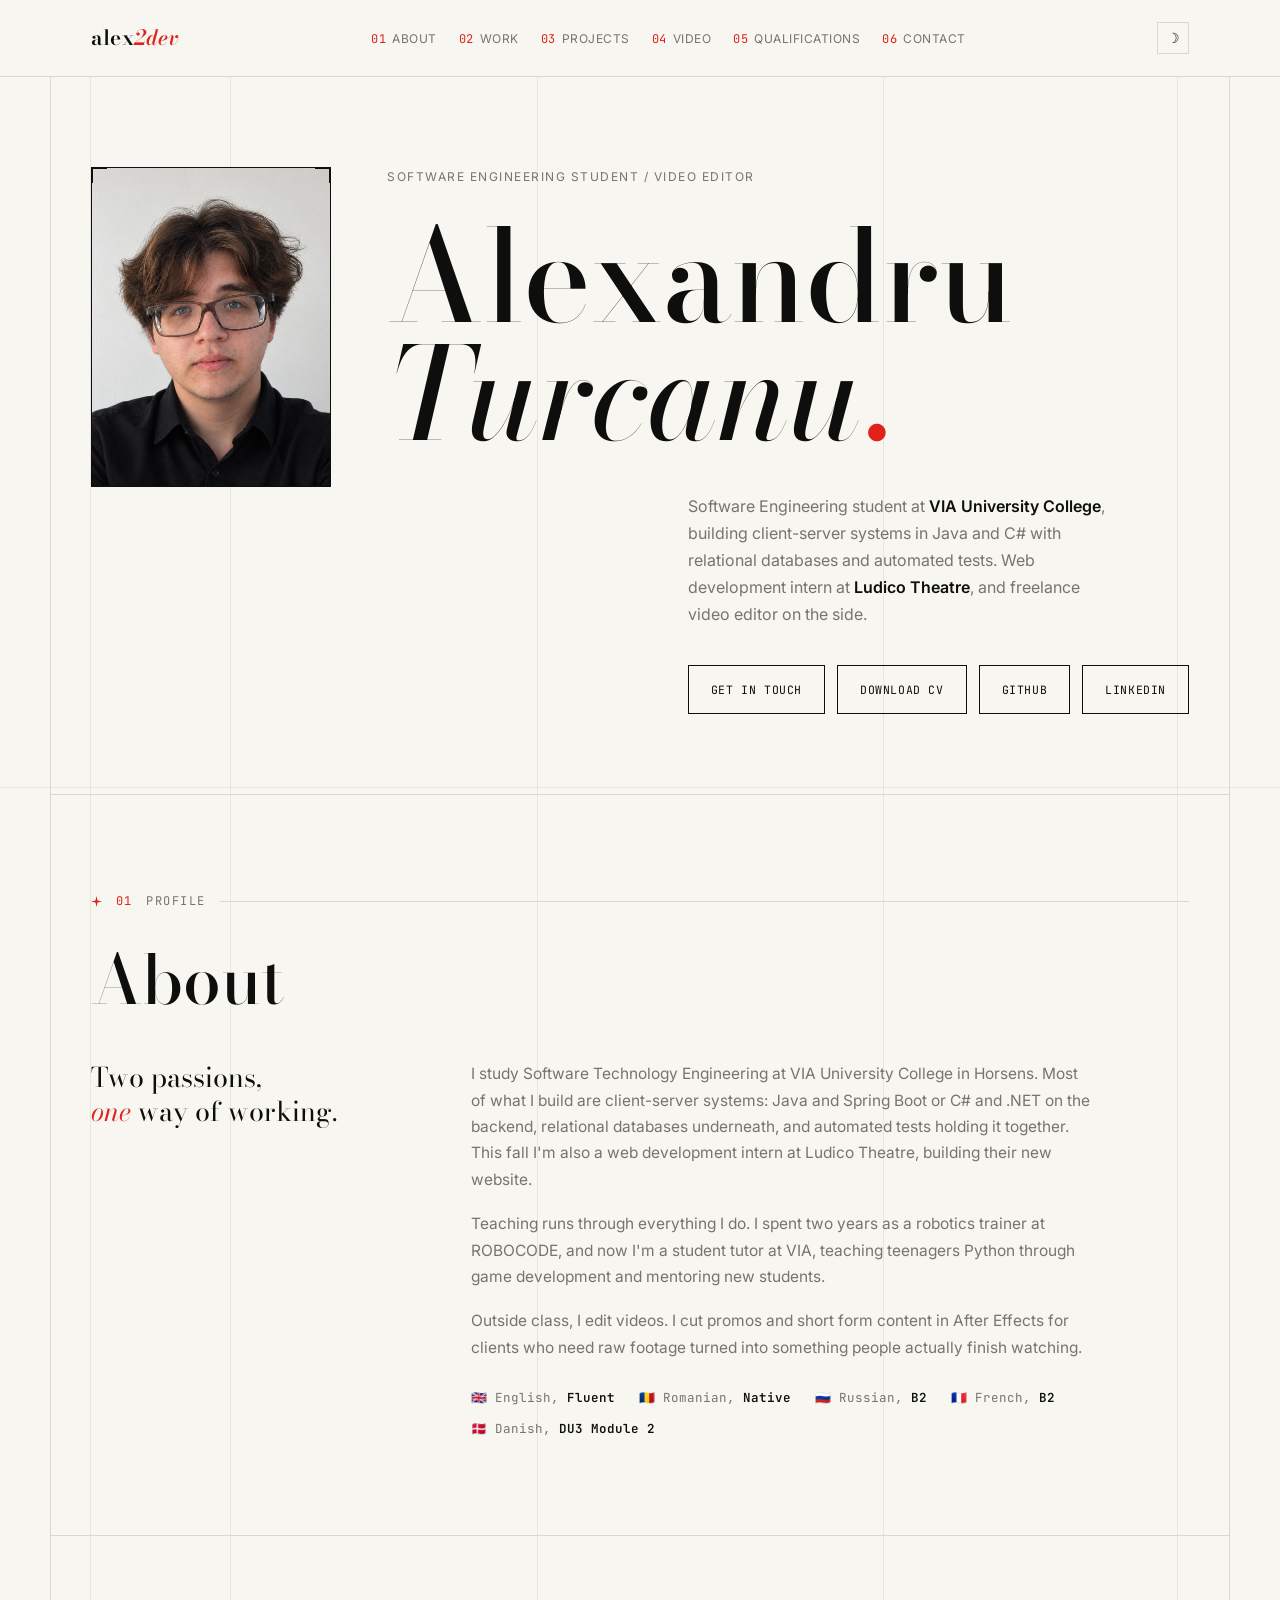
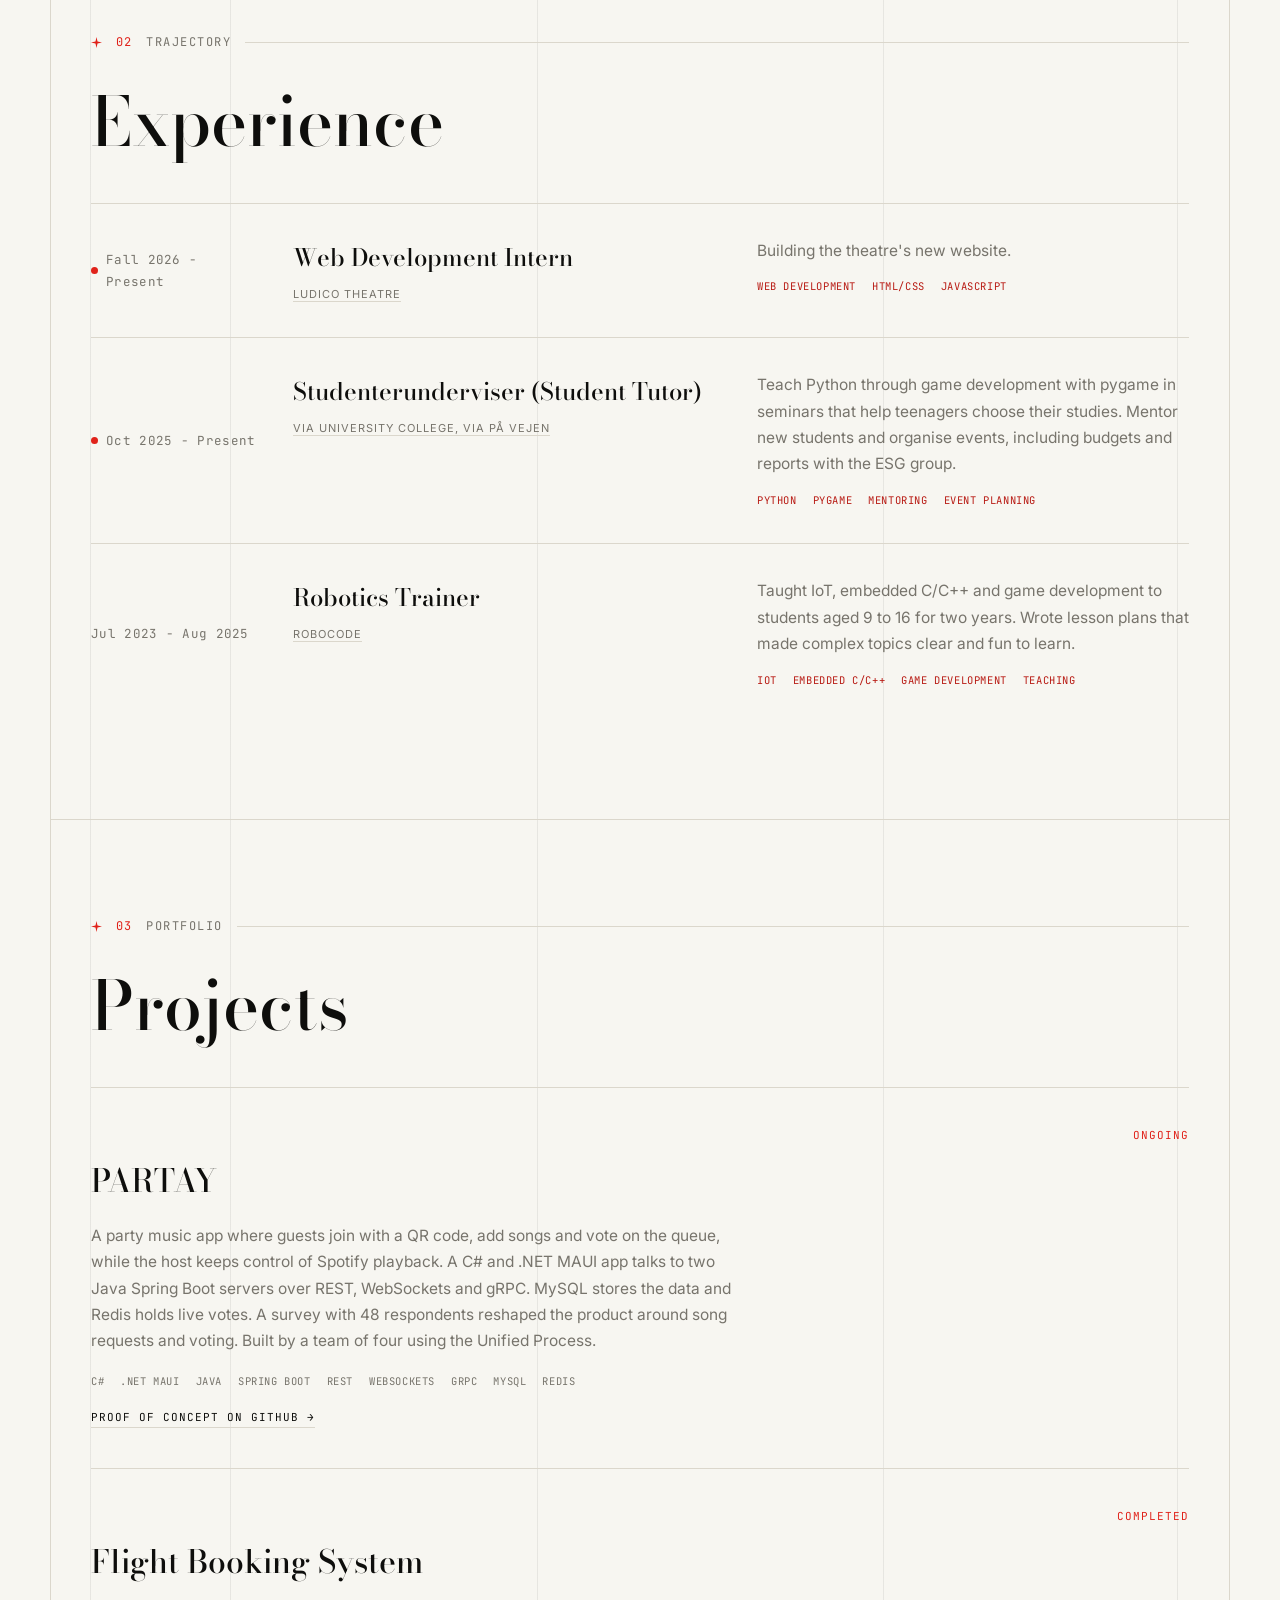
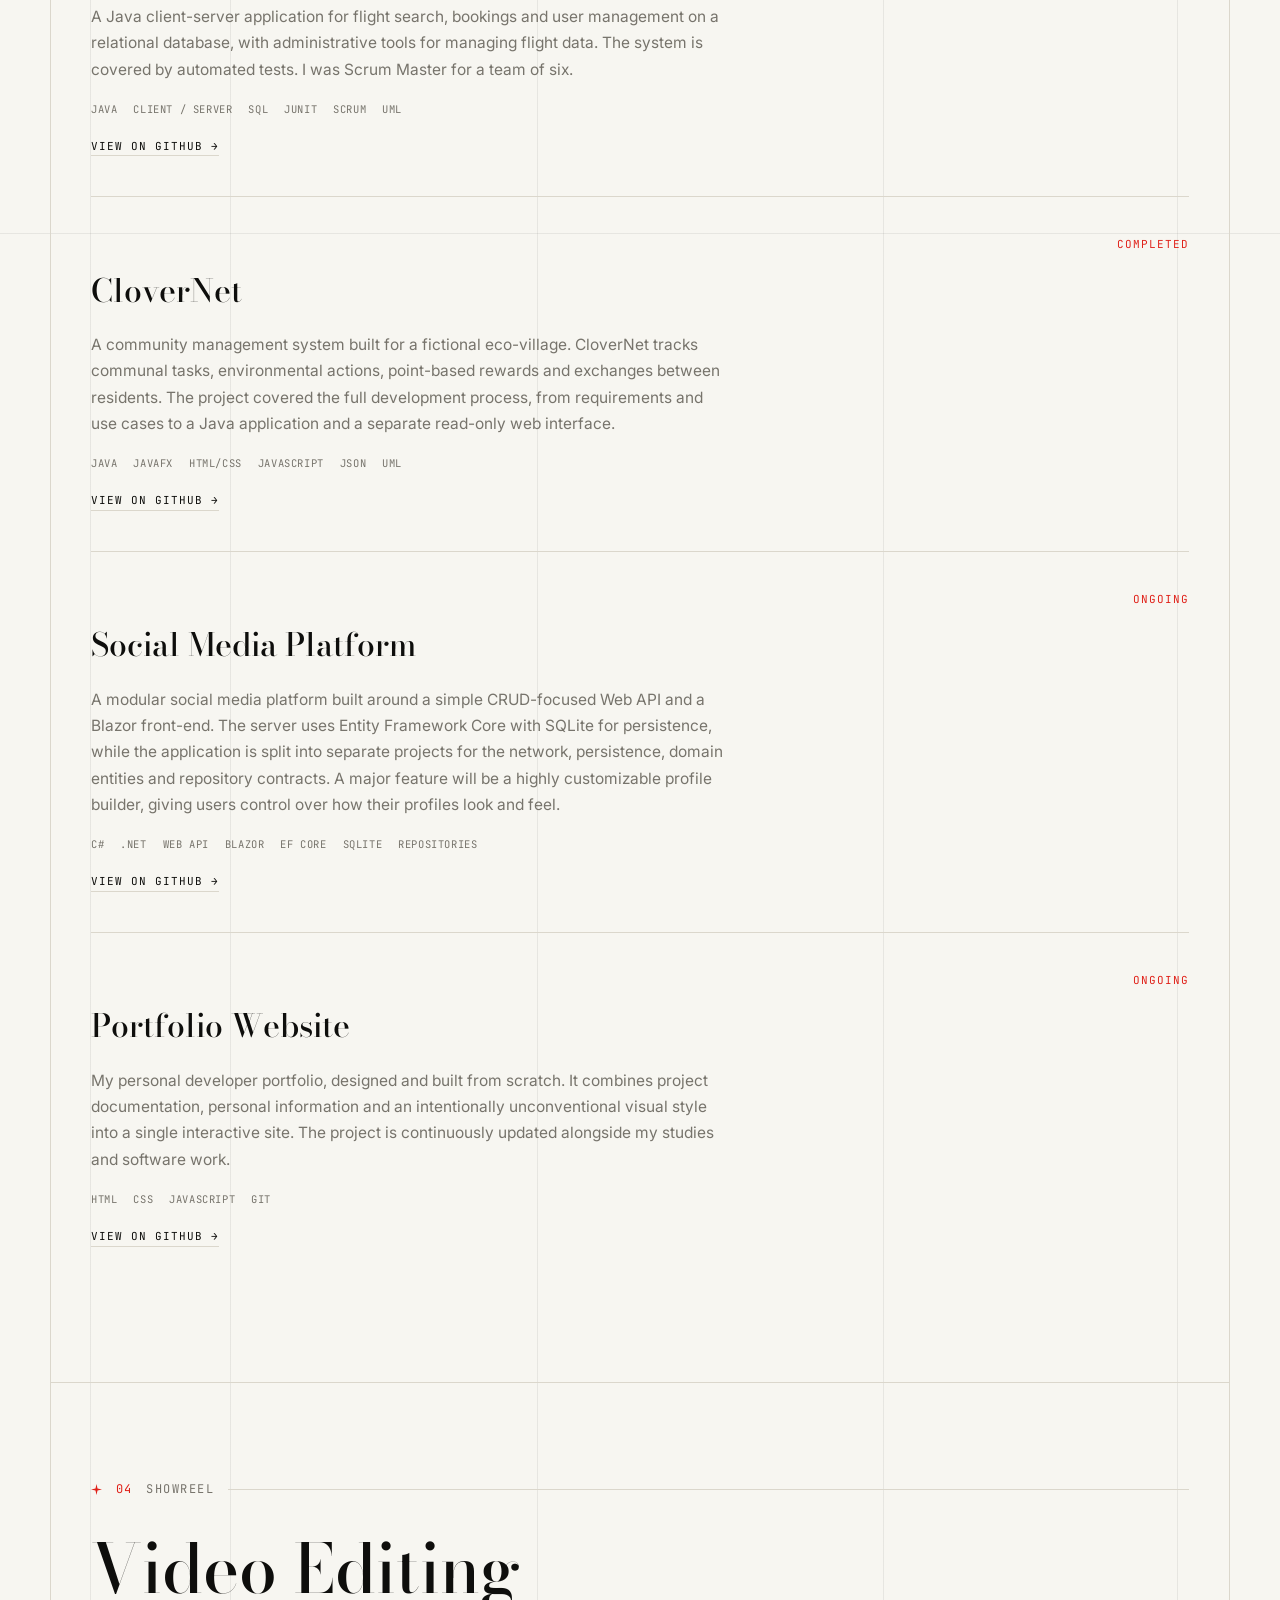
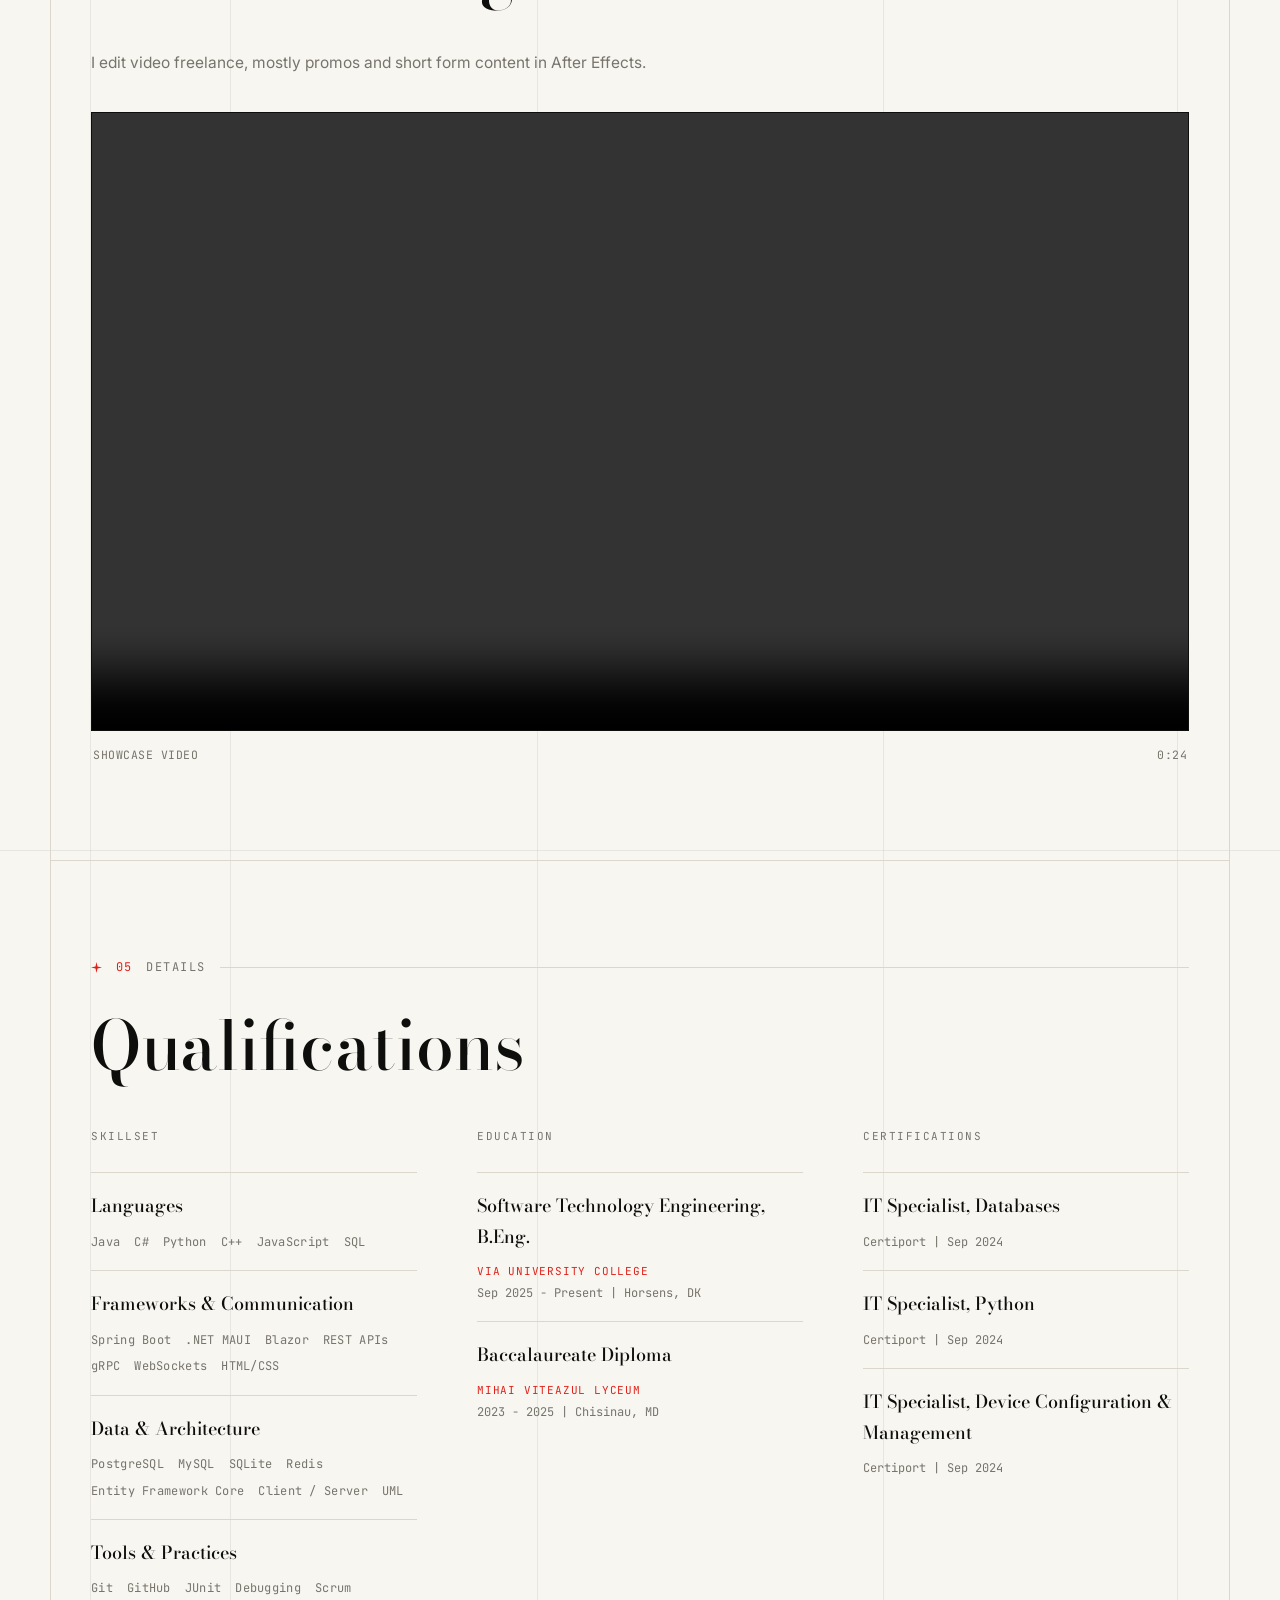
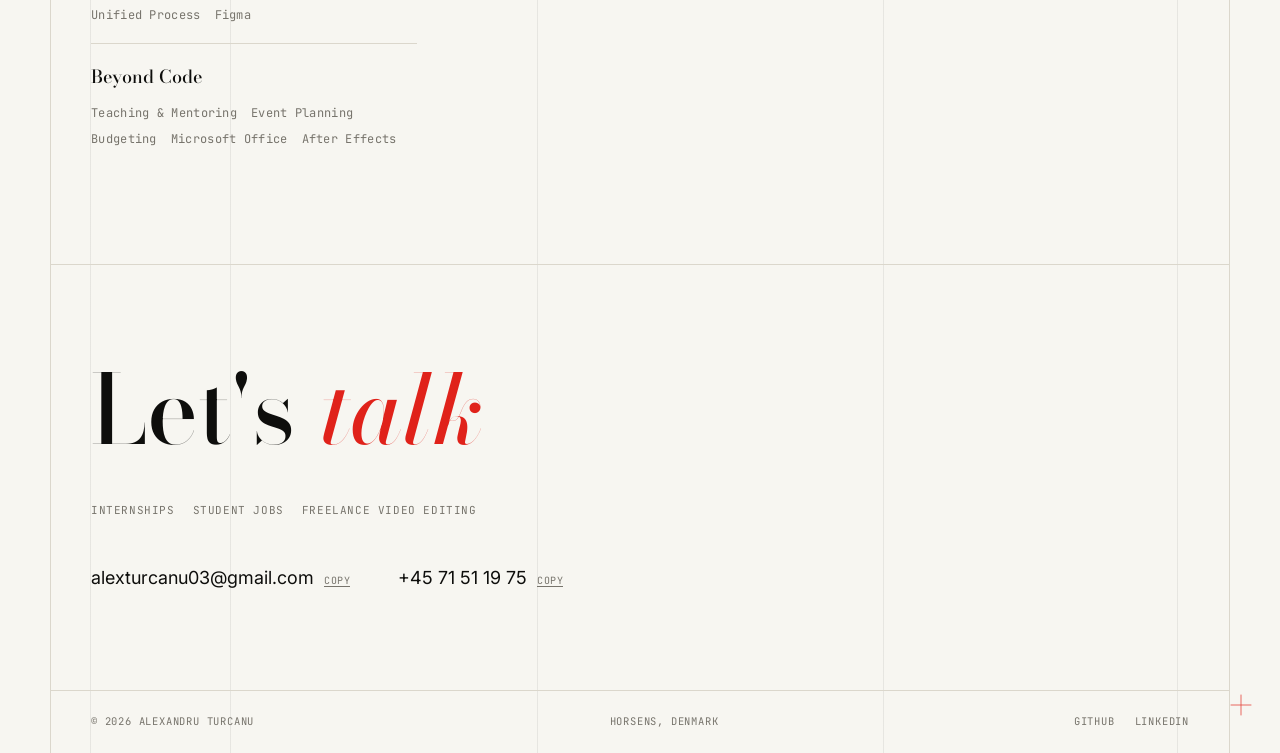
<file: index.html>
<!DOCTYPE html>
<html lang="en">
<head>
<meta charset="UTF-8">
<meta name="viewport" content="width=device-width, initial-scale=1.0">
<meta name="theme-color" content="#e0221a">
<meta property="og:title" content="Alex Turcanu | Software Engineering Student">
<meta property="og:type" content="website">
<meta property="og:locale" content="en_US">
<meta property="og:url" content="./">
<meta name="twitter:card" content="summary_large_image">
<link rel="icon" type="image/svg+xml" href="data:image/svg+xml,%3Csvg xmlns='http://www.w3.org/2000/svg' viewBox='0 0 64 64'%3E%3Crect width='64' height='64' fill='%230e0e0c'/%3E%3Cpath d='M17 44L28 20h8l11 24h-8l-2-5H27l-2 5h-8zm13-11h6l-3-8-3 8z' fill='%23e0221a'/%3E%3C/svg%3E">
<link rel="apple-touch-icon" href="data:image/svg+xml,%3Csvg xmlns='http://www.w3.org/2000/svg' viewBox='0 0 180 180'%3E%3Crect width='180' height='180' fill='%230e0e0c'/%3E%3Cpath d='M47 126L78 54h24l31 72h-22l-6-16H75l-6 16H47zm36-33h14l-7-20-7 20z' fill='%23e0221a'/%3E%3C/svg%3E">
<title>Alex Turcanu | Software Engineering Student and Video Editor</title>
<link rel="preconnect" href="https://fonts.googleapis.com">
<link href="https://fonts.googleapis.com/css2?family=Bodoni+Moda:ital,wght@0,400;0,500;0,600;0,700;1,400;1,500;1,600&family=Inter:wght@400;500;600;700&family=JetBrains+Mono:wght@400;500;600;700&display=swap" rel="stylesheet">
<link rel="stylesheet" href="styles/styles.css">
</head>
<body>

<div class="bg-grid" aria-hidden="true"></div>

<svg width="0" height="0" style="position:absolute" aria-hidden="true">
  <symbol id="spark-shape" viewBox="0 0 24 24">
    <path d="M12 0 L14.2 9.8 L24 12 L14.2 14.2 L12 24 L9.8 14.2 L0 12 L9.8 9.8 Z" fill="currentColor"/>
  </symbol>
</svg>

<header class="nav">
  <div class="nav-inner">
    <a href="#hero" class="nav-logo">alex<span class="accent">2dev</span></a>
    <ul class="nav-links">
      <li><a href="#about" data-sec="about"><span class="idx mono">01</span>About</a></li>
      <li><a href="#work" data-sec="work"><span class="idx mono">02</span>Work</a></li>
      <li><a href="#projects" data-sec="projects"><span class="idx mono">03</span>Projects</a></li>
      <li><a href="#reel" data-sec="reel"><span class="idx mono">04</span>Video</a></li>
      <li><a href="#reference" data-sec="reference"><span class="idx mono">05</span>Qualifications</a></li>
      <li><a href="#contact" data-sec="contact"><span class="idx mono">06</span>Contact</a></li>
    </ul>
    <div class="nav-right">
      <button class="theme-toggle" id="themeToggle" type="button" aria-label="Toggle dark mode">
        <span id="themeIcon">&#9789;</span>
      </button>
      <button class="nav-toggle" id="navToggle" type="button" aria-label="Toggle navigation" aria-expanded="false" aria-controls="mobileDrawer">
        <span></span><span></span><span></span>
      </button>
    </div>
  </div>
</header>

<nav class="mobile-drawer" id="mobileDrawer" aria-label="Mobile">
  <a href="#about" data-sec="about"><span class="idx mono">01</span>About</a>
  <a href="#work" data-sec="work"><span class="idx mono">02</span>Work</a>
  <a href="#projects" data-sec="projects"><span class="idx mono">03</span>Projects</a>
  <a href="#reel" data-sec="reel"><span class="idx mono">04</span>Video</a>
  <a href="#reference" data-sec="reference"><span class="idx mono">05</span>Qualifications</a>
  <a href="#contact" data-sec="contact"><span class="idx mono">06</span>Contact</a>
  <div class="drawer-status"><span class="dot"></span>Open to student jobs and freelance work</div>
</nav>

<main>

  <section class="hero" id="hero">
    <div class="hero-grid">
      <div class="hero-photo">
        <div class="photo-frame">
          <div class="photo-fallback mono">AT</div>
          <img src="media/pfp.png" alt="Alex Turcanu" onerror="this.style.display='none';">
          <span class="frame-tick tl"></span><span class="frame-tick tr"></span>
          <span class="frame-tick bl"></span><span class="frame-tick br"></span>
        </div>
      </div>
      <div class="hero-main">
        <div class="hero-eyebrow">Software Engineering Student / Video Editor</div>
        <h1 class="hero-name">Alexandru<br><span class="accent">Turcanu</span><span class="dot-end">.</span></h1>
        <div class="hero-foot">
          <div>
            <p class="hero-desc">Software Engineering student at <b>VIA University College</b>, building client-server systems in Java and C# with relational databases and automated tests. Web development intern at <b>Ludico Theatre</b>, and freelance video editor on the side.</p>
            <div class="hero-cta">
              <a href="mailto:alexturcanu03@gmail.com" class="btn btn-outline">Get in touch</a>
              <a href="media/CV Alex Turcanu.pdf" download class="btn btn-outline">Download CV</a>
              <a href="https://github.com/a1izo" class="btn btn-outline" target="_blank" rel="noopener noreferrer">GitHub</a>
              <a href="https://www.linkedin.com/in/alexandru-turcanu" class="btn btn-outline" target="_blank" rel="noopener noreferrer">LinkedIn</a>
            </div>
          </div>
        </div>
      </div>
    </div>
  </section>

  <section class="section" id="about">
    <div class="eyebrow">
      <span class="spark"><svg viewBox="0 0 24 24" width="11" height="11"><use href="#spark-shape"></use></svg></span>
      <span class="num mono">01</span><span class="label mono">Profile</span><span class="rule"></span>
    </div>
    <h2 class="sec-title">About</h2>
    <div class="about-grid">
      <p class="about-tagline">Two passions,<br><span class="accent">one</span> way of working.</p>
      <div class="about-body">
        <p>I study Software Technology Engineering at VIA University College in Horsens. Most of what I build are client-server systems: Java and Spring Boot or C# and .NET on the backend, relational databases underneath, and automated tests holding it together. This fall I'm also a web development intern at Ludico Theatre, building their new website.</p>
        <p>Teaching runs through everything I do. I spent two years as a robotics trainer at ROBOCODE, and now I'm a student tutor at VIA, teaching teenagers Python through game development and mentoring new students.</p>
        <p>Outside class, I edit videos. I cut promos and short form content in After Effects for clients who need raw footage turned into something people actually finish watching.</p>
        <div class="about-langs mono">
          <span>&#127468;&#127463; English, <b>Fluent</b></span>
          <span>&#127479;&#127476; Romanian, <b>Native</b></span>
          <span>&#127479;&#127482; Russian, <b>B2</b></span>
          <span>&#127467;&#127479; French, <b>B2</b></span>
          <span>&#127465;&#127472; Danish, <b>DU3 Module 2</b></span>
        </div>
      </div>
    </div>
  </section>

  <section class="section" id="work">
    <div class="eyebrow">
      <span class="spark"><svg viewBox="0 0 24 24" width="11" height="11"><use href="#spark-shape"></use></svg></span>
      <span class="num mono">02</span><span class="label mono">Trajectory</span><span class="rule"></span>
    </div>
    <h2 class="sec-title">Experience</h2>

    <div class="xp-row">
      <div class="xp-when mono"><span class="dot"></span>Fall 2026 - Present</div>
      <div>
        <h3 class="xp-title">Web Development Intern</h3>
        <div class="xp-org"><a href="https://www.ludicotheatre.com/" target="_blank" rel="noopener">Ludico Theatre</a></div>
      </div>
      <div>
        <p class="xp-desc">Building the theatre's new website.</p>
        <div class="xp-tags mono"><span>Web Development</span><span>HTML/CSS</span><span>JavaScript</span></div>
      </div>
    </div>

    <div class="xp-row">
      <div class="xp-when mono"><span class="dot"></span>Oct 2025 - Present</div>
      <div>
        <h3 class="xp-title">Studenterunderviser (Student Tutor)</h3>
        <div class="xp-org"><a href="https://www.via.dk/" target="_blank" rel="noopener">VIA University College, VIA p&aring; Vejen</a></div>
      </div>
      <div>
        <p class="xp-desc">Teach Python through game development with pygame in seminars that help teenagers choose their studies. Mentor new students and organise events, including budgets and reports with the ESG group.</p>
        <div class="xp-tags mono"><span>Python</span><span>pygame</span><span>Mentoring</span><span>Event Planning</span></div>
      </div>
    </div>

    <div class="xp-row">
      <div class="xp-when mono">Jul 2023 - Aug 2025</div>
      <div>
        <h3 class="xp-title">Robotics Trainer</h3>
        <div class="xp-org"><a href="https://robocode.md" target="_blank" rel="noopener">ROBOCODE</a></div>
      </div>
      <div>
        <p class="xp-desc">Taught IoT, embedded C/C++ and game development to students aged 9 to 16 for two years. Wrote lesson plans that made complex topics clear and fun to learn.</p>
        <div class="xp-tags mono"><span>IoT</span><span>Embedded C/C++</span><span>Game Development</span><span>Teaching</span></div>
      </div>
    </div>
  </section>

  <section class="section" id="projects">
    <div class="eyebrow">
      <span class="spark"><svg viewBox="0 0 24 24" width="11" height="11"><use href="#spark-shape"></use></svg></span>
      <span class="num mono">03</span><span class="label mono">Portfolio</span><span class="rule"></span>
    </div>
    <h2 class="sec-title">Projects</h2>

    <div class="proj-row">
      <div class="proj-head">
        <span class="proj-status mono">Ongoing</span>
      </div>
      <h3 class="proj-title">PARTAY</h3>
      <p class="proj-desc">A party music app where guests join with a QR code, add songs and vote on the queue, while the host keeps control of Spotify playback. A C# and .NET MAUI app talks to two Java Spring Boot servers over REST, WebSockets and gRPC. MySQL stores the data and Redis holds live votes. A survey with 48 respondents reshaped the product around song requests and voting. Built by a team of four using the Unified Process.</p>
      <div class="proj-stack mono"><span>C#</span><span>.NET MAUI</span><span>Java</span><span>Spring Boot</span><span>REST</span><span>WebSockets</span><span>gRPC</span><span>MySQL</span><span>Redis</span></div>
      <a class="proj-link mono" href="https://github.com/a1izo/Partay-PoC" target="_blank" rel="noopener noreferrer">Proof of concept on GitHub &rarr;</a>
    </div>

    <div class="proj-row">
      <div class="proj-head">
        <span class="proj-status mono">Completed</span>
      </div>
      <h3 class="proj-title">Flight Booking System</h3>
      <p class="proj-desc">A Java client-server application for flight search, bookings and user management on a relational database, with administrative tools for managing flight data. The system is covered by automated tests. I was Scrum Master for a team of six.</p>
      <div class="proj-stack mono"><span>Java</span><span>Client / Server</span><span>SQL</span><span>JUnit</span><span>Scrum</span><span>UML</span></div>
      <a class="proj-link mono" href="https://github.com/iljazaic/SEP2" target="_blank" rel="noopener noreferrer">View on GitHub &rarr;</a>
    </div>

    <div class="proj-row">
      <div class="proj-head">
        <span class="proj-status mono">Completed</span>
      </div>
      <h3 class="proj-title">CloverNet</h3>
      <p class="proj-desc">A community management system built for a fictional eco-village. CloverNet tracks communal tasks, environmental actions, point-based rewards and exchanges between residents. The project covered the full development process, from requirements and use cases to a Java application and a separate read-only web interface.</p>
      <div class="proj-stack mono"><span>Java</span><span>JavaFX</span><span>HTML/CSS</span><span>JavaScript</span><span>JSON</span><span>UML</span></div>
      <a class="proj-link mono" href="https://github.com/a1izo/CloverNet-SEP1-Project-" target="_blank" rel="noopener noreferrer">View on GitHub &rarr;</a>
    </div>

    <div class="proj-row">
      <div class="proj-head">
        <span class="proj-status mono">Ongoing</span>
      </div>
      <h3 class="proj-title">Social Media Platform</h3>
      <p class="proj-desc">A modular social media platform built around a simple CRUD-focused Web API and a Blazor front-end. The server uses Entity Framework Core with SQLite for persistence, while the application is split into separate projects for the network, persistence, domain entities and repository contracts. A major feature will be a highly customizable profile builder, giving users control over how their profiles look and feel.</p>
      <div class="proj-stack mono"><span>C#</span><span>.NET</span><span>Web API</span><span>Blazor</span><span>EF Core</span><span>SQLite</span><span>Repositories</span></div>
      <a class="proj-link mono" href="https://github.com/a1izo/socialMediaProject" target="_blank" rel="noopener noreferrer">View on GitHub &rarr;</a>
    </div>

    <div class="proj-row">
      <div class="proj-head">
        <span class="proj-status mono">Ongoing</span>
      </div>
      <h3 class="proj-title">Portfolio Website</h3>
      <p class="proj-desc">My personal developer portfolio, designed and built from scratch. It combines project documentation, personal information and an intentionally unconventional visual style into a single interactive site. The project is continuously updated alongside my studies and software work.</p>
      <div class="proj-stack mono"><span>HTML</span><span>CSS</span><span>JavaScript</span><span>Git</span></div>
      <a class="proj-link mono" href="https://github.com/a1izo/a1izo.github.io" target="_blank" rel="noopener noreferrer">View on GitHub &rarr;</a>
    </div>
  </section>

  <section class="section" id="reel">
    <div class="eyebrow">
      <span class="spark"><svg viewBox="0 0 24 24" width="11" height="11"><use href="#spark-shape"></use></svg></span>
      <span class="num mono">04</span><span class="label mono">Showreel</span><span class="rule"></span>
    </div>
    <h2 class="sec-title">Video Editing</h2>
    <p class="reel-intro">I edit video freelance, mostly promos and short form content in After Effects.</p>
    <div class="reel-frame">
      <video controls preload="metadata">
        <source src="media/Video Editing showcase.mp4" type="video/mp4">
        Your browser does not support embedded video.
      </video>
    </div>
    <div class="reel-caption mono">
      <span class="live">Showcase video</span>
      <span>0:24</span>
    </div>
  </section>

  <section class="section" id="reference">
    <div class="eyebrow">
      <span class="spark"><svg viewBox="0 0 24 24" width="11" height="11"><use href="#spark-shape"></use></svg></span>
      <span class="num mono">05</span><span class="label mono">Details</span><span class="rule"></span>
    </div>
    <h2 class="sec-title">Qualifications</h2>
    <div class="ref-cols">

      <div class="ref-col">
        <div class="ref-col-label mono">Skillset</div>
        <div class="ref-group">
          <h4>Languages</h4>
          <div class="ref-words mono"><span>Java</span><span>C#</span><span>Python</span><span>C++</span><span>JavaScript</span><span>SQL</span></div>
        </div>
        <div class="ref-group">
          <h4>Frameworks &amp; Communication</h4>
          <div class="ref-words mono"><span>Spring Boot</span><span>.NET MAUI</span><span>Blazor</span><span>REST APIs</span><span>gRPC</span><span>WebSockets</span><span>HTML/CSS</span></div>
        </div>
        <div class="ref-group">
          <h4>Data &amp; Architecture</h4>
          <div class="ref-words mono"><span>PostgreSQL</span><span>MySQL</span><span>SQLite</span><span>Redis</span><span>Entity Framework Core</span><span>Client / Server</span><span>UML</span></div>
        </div>
        <div class="ref-group">
          <h4>Tools &amp; Practices</h4>
          <div class="ref-words mono"><span>Git</span><span>GitHub</span><span>JUnit</span><span>Debugging</span><span>Scrum</span><span>Unified Process</span><span>Figma</span></div>
        </div>
        <div class="ref-group">
          <h4>Beyond Code</h4>
          <div class="ref-words mono"><span>Teaching &amp; Mentoring</span><span>Event Planning</span><span>Budgeting</span><span>Microsoft Office</span><span>After Effects</span></div>
        </div>
      </div>

      <div class="ref-col">
        <div class="ref-col-label mono">Education</div>
        <div class="ref-group">
          <h4>Software Technology Engineering, B.Eng.</h4>
          <div class="ref-org mono">VIA University College</div>
          <div class="ref-meta mono">Sep 2025 - Present | Horsens, DK</div>
        </div>
        <div class="ref-group">
          <h4>Baccalaureate Diploma</h4>
          <div class="ref-org mono">Mihai Viteazul Lyceum</div>
          <div class="ref-meta mono">2023 - 2025 | Chisinau, MD</div>
        </div>
      </div>

      <div class="ref-col">
        <div class="ref-col-label mono">Certifications</div>
        <div class="ref-group">
          <h4>IT Specialist, Databases</h4>
          <div class="ref-meta mono">Certiport | Sep 2024</div>
        </div>
        <div class="ref-group">
          <h4>IT Specialist, Python</h4>
          <div class="ref-meta mono">Certiport | Sep 2024</div>
        </div>
        <div class="ref-group">
          <h4>IT Specialist, Device Configuration &amp; Management</h4>
          <div class="ref-meta mono">Certiport | Sep 2024</div>
        </div>
      </div>

    </div>
  </section>

  <section class="contact" id="contact">
    <div class="corner-mark cross" aria-hidden="true">
      <svg viewBox="0 0 40 40" width="26" height="26">
        <line x1="20" y1="4" x2="20" y2="36" stroke="currentColor" stroke-width="1.3"/>
        <line x1="4" y1="20" x2="36" y2="20" stroke="currentColor" stroke-width="1.3"/>
      </svg>
    </div>
    <h2 class="contact-title">Let's <span class="accent">talk</span></h2>
    <div class="contact-meta mono">
      <span>Internships</span><span>Student Jobs</span><span>Freelance Video Editing</span>
    </div>
    <div class="contact-links">
      <div class="contact-line">
        <a href="mailto:alexturcanu03@gmail.com">alexturcanu03@gmail.com</a>
        <button class="copy" type="button" data-copy="alexturcanu03@gmail.com">Copy</button>
      </div>
      <div class="contact-line">
        <a href="tel:+4571511975">+45 71 51 19 75</a>
        <button class="copy" type="button" data-copy="+4571511975">Copy</button>
      </div>
    </div>
  </section>

  <footer class="site-foot">
    <div>&copy; 2026 Alexandru Turcanu</div>
    <div>Horsens, Denmark</div>
    <div class="foot-links">
      <a href="https://github.com/a1izo" target="_blank" rel="noopener noreferrer">GitHub</a>
      <a href="https://www.linkedin.com/in/alexandru-turcanu" target="_blank" rel="noopener noreferrer">LinkedIn</a>
    </div>
  </footer>

</main>

<button class="back-to-top mono" id="backToTop" type="button" aria-label="Back to top">&uarr; Top</button>

<script>
  var root = document.documentElement;
  var themeToggle = document.getElementById('themeToggle');
  var themeIcon = document.getElementById('themeIcon');

  function applyTheme(theme){
    if(theme === 'dark'){
      root.setAttribute('data-theme', 'dark');
      themeIcon.innerHTML = '&#9788;';
    } else {
      root.removeAttribute('data-theme');
      themeIcon.innerHTML = '&#9789;';
    }
  }
  var savedTheme = null;
  try { savedTheme = localStorage.getItem('alex-portfolio-theme'); } catch(e){}
  applyTheme(savedTheme === 'dark' ? 'dark' : 'light');

  if(themeToggle){
    themeToggle.addEventListener('click', function(){
      var isDark = root.getAttribute('data-theme') === 'dark';
      var next = isDark ? 'light' : 'dark';
      applyTheme(next);
      try { localStorage.setItem('alex-portfolio-theme', next); } catch(e){}
    });
  }

  var navToggle = document.getElementById('navToggle');
  function closeDrawer(){
    document.body.classList.remove('nav-open');
    if(navToggle) navToggle.setAttribute('aria-expanded', 'false');
  }
  if(navToggle){
    navToggle.addEventListener('click', function(){
      var isOpen = document.body.classList.contains('nav-open');
      document.body.classList.toggle('nav-open', !isOpen);
      navToggle.setAttribute('aria-expanded', String(!isOpen));
    });
  }
  document.querySelectorAll('.mobile-drawer a').forEach(function(a){
    a.addEventListener('click', closeDrawer);
  });
  document.addEventListener('keydown', function(e){
    if(e.key === 'Escape'){ closeDrawer(); }
  });
  window.addEventListener('resize', function(){
    if(window.innerWidth > 760){ closeDrawer(); }
  });

  var navLinks = Array.prototype.slice.call(document.querySelectorAll('.nav-links a, .mobile-drawer a'));
  var sections = Array.prototype.slice.call(document.querySelectorAll('main section[id]'));
  var observer = new IntersectionObserver(function(entries){
    entries.forEach(function(entry){
      if(!entry.isIntersecting) return;
      navLinks.forEach(function(a){
        a.classList.toggle('active', a.dataset.sec === entry.target.id);
      });
    });
  }, { rootMargin: '-45% 0px -50% 0px', threshold: 0 });
  sections.forEach(function(s){ observer.observe(s); });

  var backToTop = document.getElementById('backToTop');
  function updateBackToTop(){
    var show = (window.scrollY || document.documentElement.scrollTop) > 600;
    backToTop.classList.toggle('visible', show);
  }
  backToTop.addEventListener('click', function(){
    window.scrollTo({ top: 0, behavior: 'smooth' });
  });
  window.addEventListener('scroll', updateBackToTop, { passive: true });
  updateBackToTop();

  function copyValue(value, button){
    var done = function(){
      button.classList.add('is-copied');
      var original = button.textContent;
      button.textContent = 'Copied';
      window.clearTimeout(button._copyTimer);
      button._copyTimer = window.setTimeout(function(){
        button.textContent = original;
        button.classList.remove('is-copied');
      }, 1200);
    };
    if(navigator.clipboard && navigator.clipboard.writeText){
      navigator.clipboard.writeText(value).then(done).catch(done);
      return;
    }
    var helper = document.createElement('textarea');
    helper.value = value;
    helper.setAttribute('readonly', 'readonly');
    helper.style.position = 'absolute';
    helper.style.left = '-9999px';
    document.body.appendChild(helper);
    helper.select();
    try { document.execCommand('copy'); } catch(e) {}
    document.body.removeChild(helper);
    done();
  }
  document.querySelectorAll('.copy').forEach(function(button){
    button.addEventListener('click', function(){
      copyValue(button.getAttribute('data-copy'), button);
    });
  });
</script>

</body>
</html>
</file>
<file: styles/styles.css>
:root{
  --paper: #f7f6f1;
  --paper-2: #eeece3;
  --ink: #0e0e0c;
  --dim: #77746c;
  --line: #dbd7cc;
  --red: #e0221a;
  --red-dim: #b81b14;
  --btn-text: #f7f6f1;
  --shell-border: #0e0e0c;
  --grid: rgba(14,14,12,0.07);
  color-scheme: light;
}

html[data-theme="dark"]{
  --paper: #0c0c0b;
  --paper-2: #17150f;
  --ink: #f3f1ea;
  --dim: #8d897f;
  --line: #2a2823;
  --red: #ff5b4e;
  --red-dim: #ff8177;
  --btn-text: #0c0c0b;
  --shell-border: #f3f1ea;
  --grid: rgba(243,241,234,0.07);
  color-scheme: dark;
}

*{ box-sizing: border-box; }
html{ scroll-behavior: smooth; }
body{
  position: relative;
  margin: 0;
  background-color: var(--paper);
  color: var(--ink);
  font-family: 'Inter', sans-serif;
  font-size: 15.5px;
  line-height: 1.7;
  transition: background-color .2s ease, color .2s ease;
}

.bg-grid{
  position: absolute; inset: 0; z-index: -1; pointer-events: none;
  background-repeat: no-repeat;
  background-image:
    linear-gradient(to right, var(--grid) 1px, transparent 1px),
    linear-gradient(to right, var(--grid) 1px, transparent 1px),
    linear-gradient(to right, var(--grid) 1px, transparent 1px),
    linear-gradient(to right, var(--grid) 1px, transparent 1px),
    linear-gradient(to right, var(--grid) 1px, transparent 1px),
    linear-gradient(to bottom, var(--grid) 1px, transparent 1px),
    linear-gradient(to bottom, var(--grid) 1px, transparent 1px),
    linear-gradient(to bottom, var(--grid) 1px, transparent 1px);
  background-position: 7% 0, 18% 0, 42% 0, 69% 0, 92% 0, 0 11%, 0 48%, 0 79%;
  background-size: 1px 100%, 1px 100%, 1px 100%, 1px 100%, 1px 100%, 100% 1px, 100% 1px, 100% 1px;
}
body::selection{ background: var(--red); color: var(--btn-text); }
*::selection{ background: var(--red); color: var(--btn-text); }

img{ max-width: 100%; display: block; }
a{ color: inherit; }

@media (prefers-reduced-motion: reduce){
  html{ scroll-behavior: auto; }
  *{ animation: none !important; transition: none !important; }
}

.mono{ font-family: 'JetBrains Mono', monospace; }
.serif{ font-family: 'Bodoni Moda', serif; }

@keyframes heroIn{ from{ opacity: 0; transform: translateY(10px); } to{ opacity: 1; transform: translateY(0); } }

.dot{
  width: 7px; height: 7px; border-radius: 50%;
  background: var(--red); display: inline-block; flex-shrink: 0;
}

a:focus-visible, button:focus-visible{
  outline: 2px solid var(--red);
  outline-offset: 3px;
}

.shell{
  max-width: 1180px;
  margin: 0 auto;
  padding: 0 40px;
  border-left: 1px solid var(--line);
  border-right: 1px solid var(--line);
}

.nav{
  position: sticky; top: 0; z-index: 500;
  background: var(--paper);
  border-bottom: 1px solid var(--line);
  transition: background .2s ease, border-color .2s ease;
}
.nav-inner{
  display: grid;
  grid-template-columns: auto 1fr auto;
  align-items: center;
  justify-content: space-between;
  gap: 24px;
  padding: 20px 40px;
  max-width: 1180px;
  margin: 0 auto;
  border-left: 1px solid transparent;
  border-right: 1px solid transparent;
}
.nav-logo{
  font-family: 'Bodoni Moda', serif;
  font-size: 21px; font-weight: 600; letter-spacing: .2px;
  text-decoration: none; color: var(--ink);
}
.nav-logo .accent{ font-style: italic; color: var(--red); }
.nav-links{
  display: flex; gap: 22px; justify-self: center;
  list-style: none; margin: 0; padding: 0;
}
.nav-links a{
  position: relative;
  text-decoration: none;
  font-size: 12px; letter-spacing: .5px; text-transform: uppercase;
  color: var(--dim);
  padding-bottom: 3px;
  transition: color .15s ease;
}
.nav-links a .idx{ color: var(--red); margin-right: 6px; }
.nav-links a::after{
  content: ''; position: absolute; left: 0; right: 100%; bottom: -1px; height: 1px;
  background: var(--red); transition: right .2s ease;
}
.nav-links a:hover, .nav-links a.active{ color: var(--ink); }
.nav-links a:hover::after, .nav-links a.active::after{ right: 0; }

.nav-right{ display: flex; align-items: center; gap: 18px; }

.theme-toggle{
  width: 32px; height: 32px;
  border: 1px solid var(--line); background: transparent; color: var(--ink);
  cursor: pointer; display: flex; align-items: center; justify-content: center;
  font-size: 14px; padding: 0; line-height: 1;
  transition: border-color .15s ease;
}
.theme-toggle:hover{ border-color: var(--ink); }

.nav-toggle{
  display: none;
  width: 32px; height: 32px; border: 1px solid var(--line); background: transparent;
  align-items: center; justify-content: center; flex-direction: column; gap: 5px;
  cursor: pointer; padding: 0;
}
.nav-toggle span{ width: 16px; height: 1px; background: var(--ink); transition: transform .2s ease, opacity .2s ease; }
body.nav-open .nav-toggle span:nth-child(1){ transform: translateY(6px) rotate(45deg); }
body.nav-open .nav-toggle span:nth-child(2){ opacity: 0; }
body.nav-open .nav-toggle span:nth-child(3){ transform: translateY(-6px) rotate(-45deg); }

.mobile-drawer{ display: none; }

main{ display: block; }
section, footer.contact-foot{ scroll-margin-top: 76px; }

.section{
  padding: 96px 40px;
  border-bottom: 1px solid var(--line);
  max-width: 1180px; margin: 0 auto;
  border-left: 1px solid var(--line);
  border-right: 1px solid var(--line);
}

.eyebrow{
  display: flex; align-items: center; gap: 14px;
  margin-bottom: 34px;
}
.eyebrow .num{ color: var(--red); font-size: 12px; letter-spacing: 1px; }
.eyebrow .label{ font-size: 12px; letter-spacing: 1.5px; text-transform: uppercase; color: var(--dim); }
.eyebrow .rule{ flex: 1; height: 1px; background: var(--line); }

h2.sec-title{
  font-family: 'Bodoni Moda', serif;
  font-weight: 500;
  font-size: clamp(40px, 5.5vw, 68px);
  line-height: 1;
  margin: 0 0 48px;
}

.hero{
  position: relative;
  padding: 90px 40px 80px;
  max-width: 1180px; margin: 0 auto;
  border-left: 1px solid var(--line);
  border-right: 1px solid var(--line);
  border-bottom: 1px solid var(--line);
  animation: heroIn .6s ease both;
}

.corner-mark{
  position: absolute; color: var(--dim); opacity: .6; pointer-events: none;
}
.corner-mark.cross{ bottom: 26px; right: 26px; color: var(--red); opacity: .8; }

.spark{
  display: inline-flex; color: var(--red); flex-shrink: 0;
}

.hero-grid{
  display: grid; grid-template-columns: 240px 1fr; gap: 56px; align-items: start;
}

.hero-photo{ width: 100%; }
.photo-frame{
  position: relative; width: 100%; aspect-ratio: 3/4;
  border: 1px solid var(--ink); background: var(--paper-2); overflow: hidden;
}
.photo-frame img{
  position: absolute; inset: 0; width: 100%; height: 100%;
  object-fit: cover; display: block; z-index: 1;
}
.photo-fallback{
  position: absolute; inset: 0;
  display: flex; align-items: center; justify-content: center;
  font-family: 'Bodoni Moda', serif; font-size: 42px; color: var(--line);
}
.frame-tick{ position: absolute; width: 16px; height: 16px; border-color: var(--red); z-index: 2; }
.frame-tick.tl{ top: -1px; left: -1px; border-top: 2px solid; border-left: 2px solid; }
.frame-tick.tr{ top: -1px; right: -1px; border-top: 2px solid; border-right: 2px solid; }
.frame-tick.bl{ bottom: -1px; left: -1px; border-bottom: 2px solid; border-left: 2px solid; }
.frame-tick.br{ bottom: -1px; right: -1px; border-bottom: 2px solid; border-right: 2px solid; }
.frame-tag{
  position: absolute; left: 0; bottom: 0; z-index: 2;
  background: var(--ink); color: var(--paper);
  font-size: 10px; letter-spacing: .6px; text-transform: uppercase;
  padding: 5px 9px;
}
.hero-eyebrow{
  display: flex; align-items: center; gap: 10px;
  font-size: 12px; letter-spacing: 1.5px; text-transform: uppercase; color: var(--dim);
  margin-bottom: 30px;
}
h1.hero-name{
  font-family: 'Bodoni Moda', serif;
  font-weight: 500;
  font-size: clamp(58px, 10vw, 132px);
  line-height: .92;
  letter-spacing: -.5px;
  margin: 0 0 40px;
}
h1.hero-name .accent{ font-style: italic; }
h1.hero-name .dot-end{ color: var(--red); }

.hero-foot{ display: flex; justify-content: flex-end; }
.hero-desc{
  max-width: 420px;
  font-size: 16px; color: var(--dim);
  margin: 0 0 36px;
}
.hero-desc b{ color: var(--ink); font-weight: 600; }

.hero-cta{ display: flex; flex-wrap: wrap; gap: 12px; justify-content: flex-end; }

.btn{
  font-family: 'JetBrains Mono', monospace;
  font-size: 11.5px; letter-spacing: .6px; text-transform: uppercase;
  padding: 14px 22px;
  border: 1px solid var(--ink);
  text-decoration: none;
  display: inline-flex; align-items: center; justify-content: center;
  cursor: pointer;
  transition: background .15s ease, color .15s ease, border-color .15s ease;
  background: transparent; color: var(--ink);
}
.btn-fill{ background: var(--ink); color: var(--paper); }
.btn-fill:hover{ background: transparent; color: var(--ink); }
.btn-outline:hover{ background: var(--ink); color: var(--paper); }

.about-grid{
  display: grid; grid-template-columns: 320px 1fr; gap: 60px;
}
.about-tagline{
  font-family: 'Bodoni Moda', serif;
  font-size: 27px; line-height: 1.25; margin: 0;
}
.about-tagline .accent{ font-style: italic; color: var(--red); }
.about-body{ max-width: 620px; color: var(--dim); }
.about-body p{ margin: 0 0 18px; }
.about-body p:last-child{ margin-bottom: 0; }
.about-langs{ display: flex; flex-wrap: wrap; gap: 10px 24px; margin-top: 26px; }
.about-langs span{ font-size: 12.5px; color: var(--dim); }
.about-langs b{ color: var(--ink); font-weight: 600; }

.xp-row{
  display: grid; grid-template-columns: 170px 1fr 1fr;
  gap: 32px; padding: 34px 0; border-top: 1px solid var(--line);
}
.xp-row:first-of-type{ border-top: none; }
.xp-when{
  font-size: 12.5px; letter-spacing: .3px; color: var(--dim);
  display: flex; align-items: center; gap: 8px;
}
.xp-title{ font-family: 'Bodoni Moda', serif; font-size: 24px; font-weight: 500; margin: 0 0 6px; }
.xp-org{
  font-size: 11px; letter-spacing: 1px; text-transform: uppercase; color: var(--dim);
}
.xp-org a{ color: var(--dim); text-decoration: none; border-bottom: 1px solid var(--line); }
.xp-org a:hover{ color: var(--red); border-color: var(--red); }
.xp-desc{ color: var(--dim); margin: 0 0 14px; max-width: 460px; }
.xp-tags{ display: flex; flex-wrap: wrap; gap: 16px; }
.xp-tags span{ font-size: 10.5px; letter-spacing: .6px; text-transform: uppercase; color: var(--red-dim); }

.proj-row{ padding: 38px 0; border-top: 1px solid var(--line); }
.proj-row:first-of-type{ border-top: none; }
.proj-head{
  display: flex; justify-content: space-between; align-items: baseline;
  gap: 16px; margin-bottom: 10px; flex-wrap: wrap;
}
.proj-tag{ font-size: 11px; letter-spacing: 1px; text-transform: uppercase; color: var(--dim); }
.proj-status{ margin-left: auto; font-size: 11px; letter-spacing: 1px; text-transform: uppercase; color: var(--red); }
.proj-title{ font-family: 'Bodoni Moda', serif; font-size: 32px; font-weight: 500; margin: 0 0 14px; }
.proj-desc{ color: var(--dim); max-width: 640px; margin: 0 0 18px; }
.proj-stack{ display: flex; flex-wrap: wrap; gap: 16px; }
.proj-stack span{ font-size: 10.5px; letter-spacing: .6px; text-transform: uppercase; color: var(--dim); }
.proj-link{
  display: inline-block; margin-top: 18px;
  font-size: 11px; letter-spacing: 1px; text-transform: uppercase;
  color: var(--ink); text-decoration: none; border-bottom: 1px solid var(--line);
}
.proj-link:hover{ color: var(--red); border-color: var(--red); }

.reel-intro{ color: var(--dim); max-width: 620px; margin: 0 0 36px; }
.reel-frame{ border: 1px solid var(--ink); background: #000; }
.reel-frame video{ width: 100%; display: block; aspect-ratio: 16/9; object-fit: cover; background: #000; }
.reel-caption{
  display: flex; justify-content: space-between; align-items: center;
  font-size: 11.5px; letter-spacing: .5px; text-transform: uppercase; color: var(--dim);
  padding: 14px 2px 0;
}
.reel-caption .live{ display: flex; align-items: center; gap: 8px; }

.ref-cols{ display: grid; grid-template-columns: repeat(3, 1fr); gap: 60px; }
.ref-col-label{
  font-size: 11px; letter-spacing: 1.5px; text-transform: uppercase; color: var(--dim);
  margin-bottom: 26px;
}
.ref-group{ padding: 18px 0; border-top: 1px solid var(--line); }
.ref-col > .ref-group:first-of-type{ border-top: none; padding-top: 0; }
.ref-group h4{
  font-family: 'Bodoni Moda', serif; font-weight: 500; font-size: 18px; margin: 0 0 10px;
}
.ref-words{ display: flex; flex-wrap: wrap; gap: 6px 14px; }
.ref-words span{ font-size: 12px; letter-spacing: .3px; color: var(--dim); }
.ref-langs{ display: flex; flex-direction: column; gap: 6px; }
.ref-langs .lang{ font-size: 13.5px; color: var(--ink); }
.ref-langs .lang .lvl{ color: var(--dim); }
.ref-org{ font-size: 11px; letter-spacing: .8px; text-transform: uppercase; color: var(--red); margin: 2px 0; }
.ref-meta{ font-size: 12px; color: var(--dim); }

.contact{
  padding: 96px 40px;
  max-width: 1180px; margin: 0 auto;
  border-left: 1px solid var(--line);
  border-right: 1px solid var(--line);
}
h2.contact-title{
  font-family: 'Bodoni Moda', serif; font-weight: 500;
  font-size: clamp(48px, 8vw, 96px); line-height: 1; margin: 0 0 44px;
}
h2.contact-title .accent{ font-style: italic; color: var(--red); }
.contact-meta{ display: flex; flex-wrap: wrap; gap: 8px 18px; margin-bottom: 44px; }
.contact-meta span{ font-size: 11px; letter-spacing: .6px; text-transform: uppercase; color: var(--dim); }

.contact-links{ display: flex; flex-wrap: wrap; gap: 40px 48px; }
.contact-line{ display: flex; align-items: baseline; gap: 10px; }
.contact-line a{ font-size: 18px; text-decoration: none; }
.contact-line a:hover{ color: var(--red); }
.contact-line .copy{
  font-family: 'JetBrains Mono', monospace; font-size: 10px; letter-spacing: .5px; text-transform: uppercase;
  color: var(--dim); background: none; border: none; cursor: pointer; text-decoration: underline;
  text-underline-offset: 2px; padding: 0;
}
.contact-line .copy:hover{ color: var(--red); }
.contact-line .copy.is-copied{ color: var(--red); }

.site-foot{
  border-top: 1px solid var(--line);
  padding: 22px 40px;
  max-width: 1180px; margin: 0 auto;
  border-left: 1px solid var(--line);
  border-right: 1px solid var(--line);
  display: flex; justify-content: space-between; align-items: center; flex-wrap: wrap; gap: 12px;
  font-family: 'JetBrains Mono', monospace;
  font-size: 10.5px; letter-spacing: .8px; text-transform: uppercase; color: var(--dim);
}
.site-foot .foot-links{ display: flex; gap: 20px; }
.site-foot a{ color: var(--dim); text-decoration: none; }
.site-foot a:hover{ color: var(--red); }

.back-to-top{
  position: fixed; right: 24px; bottom: 24px; z-index: 600;
  border: 1px solid var(--ink); background: var(--paper); color: var(--ink);
  font-family: 'JetBrains Mono', monospace; font-size: 10.5px; letter-spacing: .5px; text-transform: uppercase;
  padding: 10px 14px; cursor: pointer;
  opacity: 0; transform: translateY(10px); pointer-events: none;
  transition: opacity .18s ease, transform .18s ease, background .15s ease, color .15s ease;
}
.back-to-top.visible{ opacity: 1; transform: translateY(0); pointer-events: auto; }
.back-to-top:hover{ background: var(--ink); color: var(--paper); }

@media (max-width: 980px){
  .hero-grid{ grid-template-columns: 190px 1fr; gap: 36px; }
  .about-grid{ grid-template-columns: 1fr; gap: 28px; }
  .ref-cols{ grid-template-columns: 1fr; gap: 8px; }
  .ref-col{ padding: 28px 0; border-top: 1px solid var(--line); }
  .ref-col:first-child{ border-top: none; padding-top: 0; }
  .xp-row{ grid-template-columns: 1fr; gap: 10px; }
}

@media (max-width: 760px){
  .shell, .section, .hero, .contact, .site-foot{ padding-left: 22px; padding-right: 22px; }
  .nav-inner{ padding: 16px 22px; grid-template-columns: auto auto; }
  .nav-links{ display: none; }
  .nav-toggle{ display: flex; }
  .nav-right{ gap: 12px; }

  body.nav-open .mobile-drawer{ display: flex; }
  .mobile-drawer{
    display: none; flex-direction: column;
    position: fixed; inset: 65px 0 0 0; z-index: 480;
    background: var(--paper); padding: 30px 22px; gap: 4px; overflow-y: auto;
  }
  .mobile-drawer a{
    text-decoration: none; color: var(--ink);
    font-family: 'Bodoni Moda', serif; font-size: 30px;
    padding: 14px 0; border-bottom: 1px solid var(--line);
  }
  .mobile-drawer a .idx{ color: var(--red); font-family: 'JetBrains Mono', monospace; font-size: 13px; margin-right: 12px; }
  .mobile-drawer .drawer-status{
    margin-top: 24px; font-family: 'JetBrains Mono', monospace; font-size: 11px; letter-spacing: .5px;
    text-transform: uppercase; color: var(--dim); display: flex; align-items: center; gap: 8px;
  }

  h1.hero-name{ font-size: clamp(42px, 15vw, 64px); }
  .hero-grid{ grid-template-columns: 1fr; gap: 24px; }
  .hero-photo{ order: -1; width: 150px; margin: 0 auto; }
  .hero-foot{ justify-content: flex-start; }
  .hero-cta{ justify-content: flex-start; width: 100%; }
  .hero-cta .btn{ flex: 1 1 auto; }
  .hero-desc{ max-width: 100%; }

  .xp-row{ padding: 26px 0; }
  h2.sec-title{ font-size: clamp(34px, 12vw, 48px); margin-bottom: 32px; }

  .contact-links{ flex-direction: column; gap: 20px; }
  .site-foot{ flex-direction: column; align-items: flex-start; }
}

@media (max-width: 420px){
  .hero-cta .btn{ width: 100%; }
}
</file>
